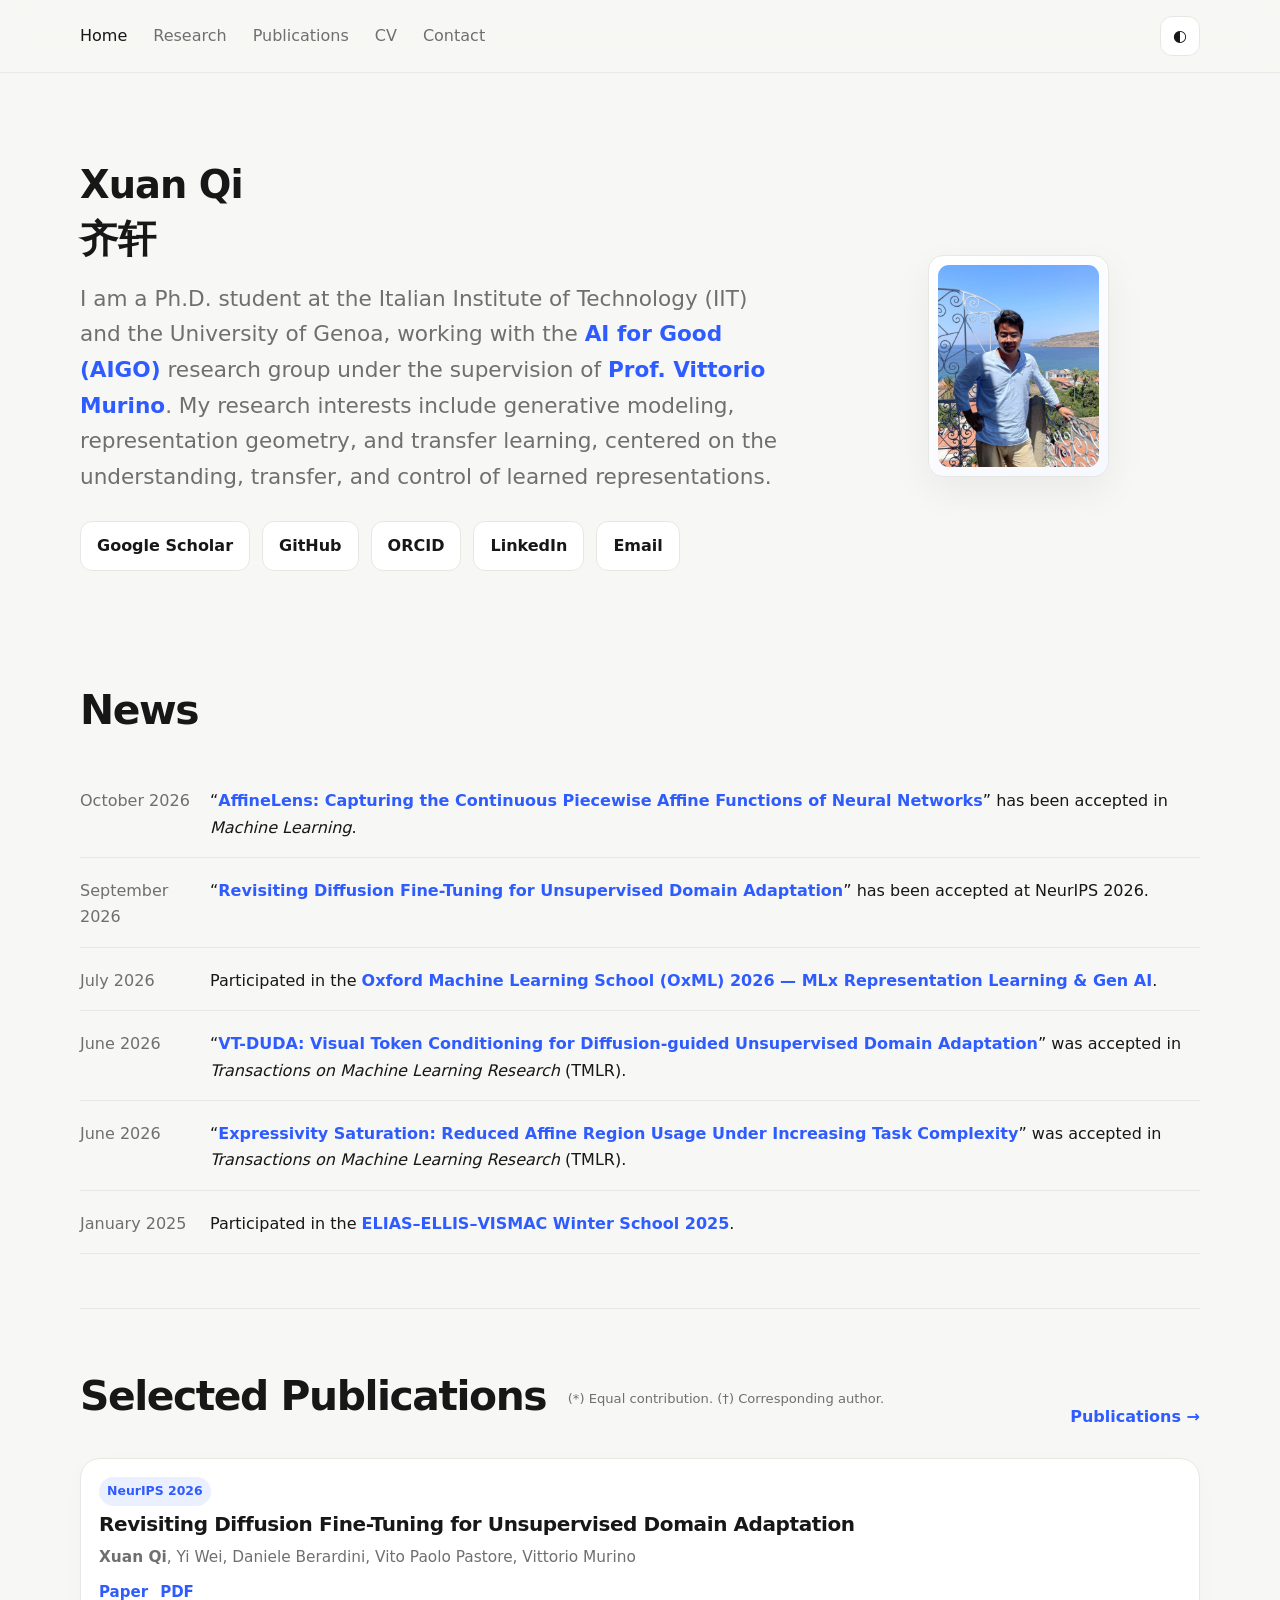
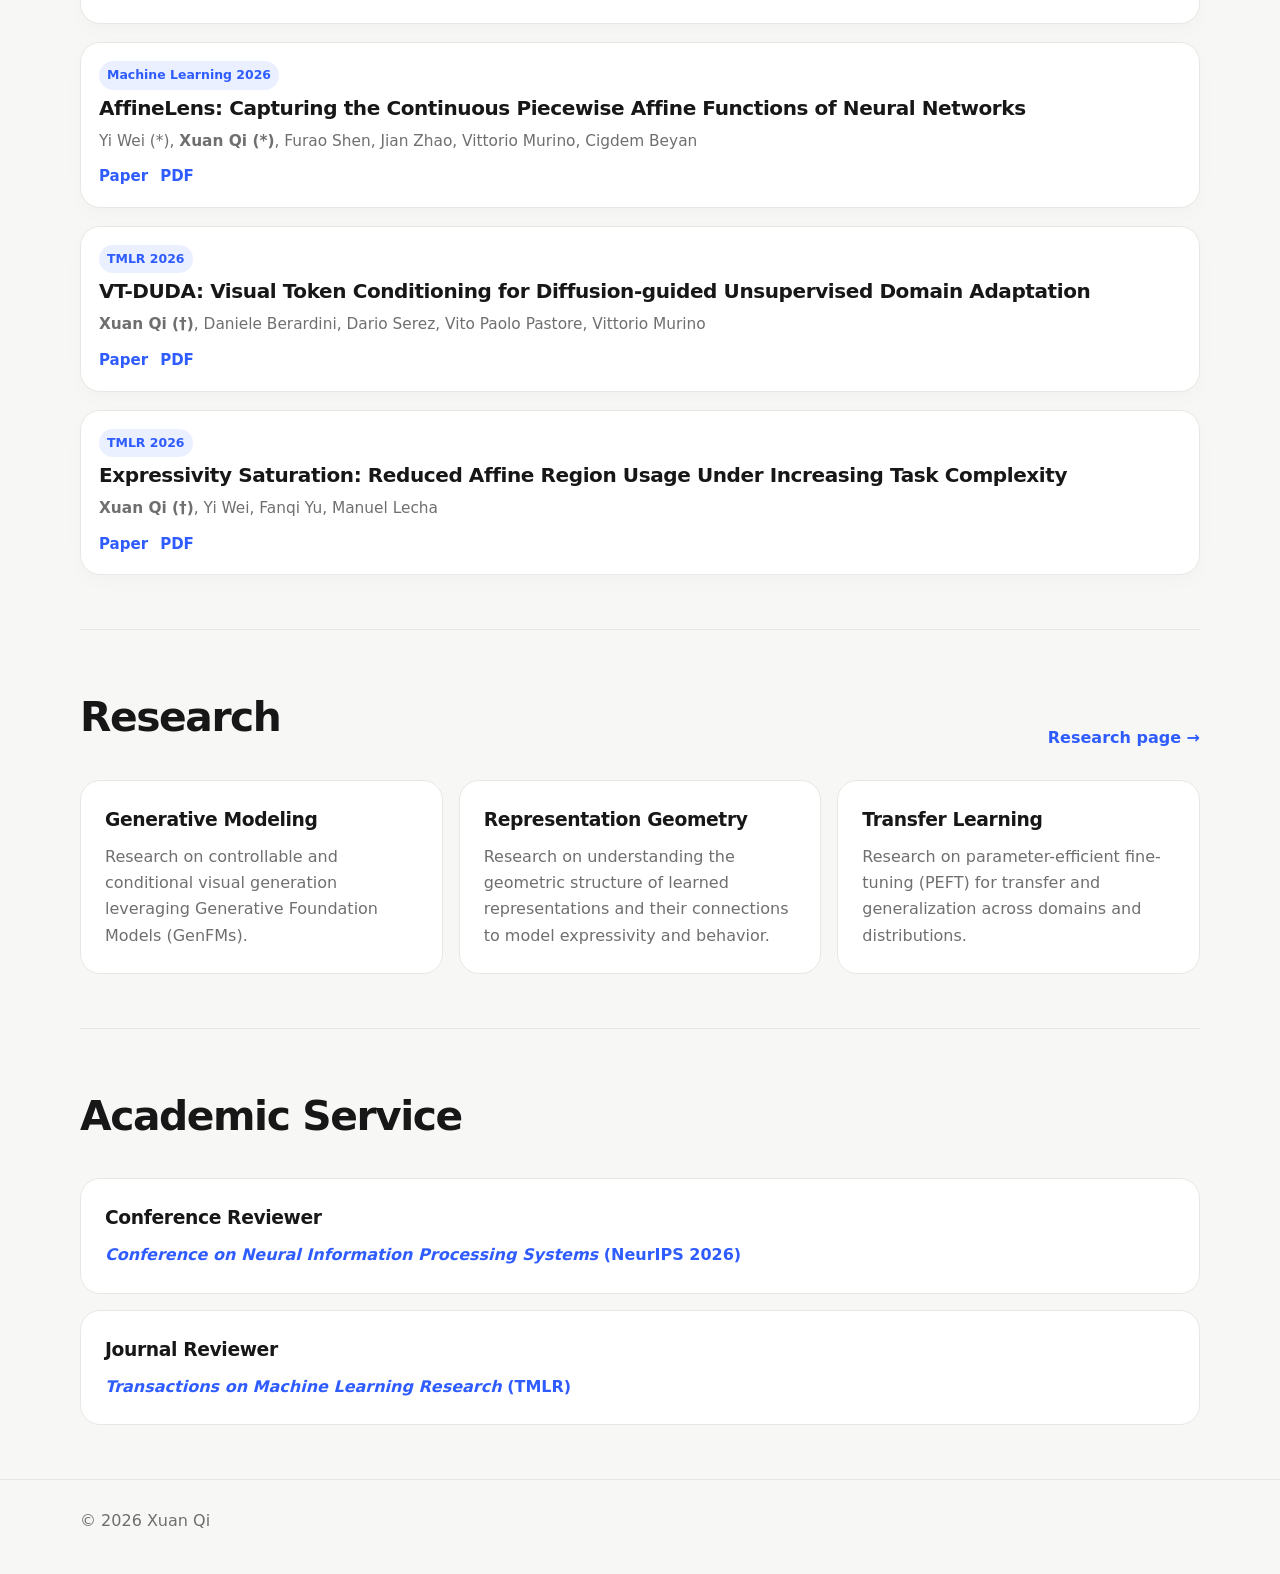
<file: index.html>
<!doctype html>
<html lang="en">
<head>
  <meta charset="utf-8" />
  <meta name="viewport" content="width=device-width, initial-scale=1" />
  <title>Xuan Qi | Academic Homepage</title>
  <meta name="description" content="Xuan Qi is a Ph.D. student at the Italian Institute of Technology (IIT) and University of Genoa, researching generative modeling, representation geometry, and transfer learning." />
  <meta name="author" content="Xuan Qi" />
  <link rel="canonical" href="https://xuanqi99.github.io/" />
  <meta property="og:type" content="website" />
  <meta property="og:site_name" content="Xuan Qi" />
  <meta property="og:title" content="Xuan Qi | Academic Homepage" />
  <meta property="og:description" content="Xuan Qi is a Ph.D. student at the Italian Institute of Technology (IIT) and University of Genoa, researching generative modeling, representation geometry, and transfer learning." />
  <meta property="og:url" content="https://xuanqi99.github.io/" />
  <link rel="stylesheet" href="styles.css" />
</head>
<body>
<a class="skip-link" href="#main-content">Skip to content</a>
<header class="site-header">
  <div class="container nav">
    <nav id="primary-navigation" class="nav-links" aria-label="Primary">
      <a class="active" aria-current="page" href="index.html">Home</a>
      <a href="research.html">Research</a>
      <a href="publications.html">Publications</a>
      <a href="cv.html">CV</a>
      <a href="contact.html">Contact</a>
    </nav>
    <div class="nav-actions">
      <button type="button" class="icon-btn" data-theme-toggle aria-label="Toggle color theme" title="Toggle theme">◐</button>
      <button type="button" class="icon-btn mobile-toggle" data-mobile-toggle aria-controls="primary-navigation" aria-expanded="false" aria-label="Open navigation">☰</button>
    </div>
  </div>
</header>
<main id="main-content" class="container">

  <section class="hero">
    <div>
      <h1 class="person-name">Xuan Qi <span class="chinese-name" lang="zh-Hans">齐轩</span></h1>
      <p class="lead">I am a Ph.D. student at the Italian Institute of Technology (IIT) and the University of Genoa, working with the <a class="text-link" href="https://aigo.iit.it/" target="_blank" rel="noopener noreferrer">AI for Good (AIGO)</a> research group under the supervision of <a class="text-link" href="https://www.vittoriomurino.com/" target="_blank" rel="noopener noreferrer">Prof. Vittorio Murino</a>. My research interests include generative modeling, representation geometry, and transfer learning, centered on the understanding, transfer, and control of learned representations.</p>
      <div class="cta-row">
        <a class="btn" href="https://scholar.google.com/citations?user=yBwkL14AAAAJ&amp;hl=en" target="_blank" rel="noopener noreferrer">Google Scholar</a>
        <a class="btn" href="https://github.com/xuanqi99" target="_blank" rel="noopener noreferrer">GitHub</a>
        <a class="btn" href="https://orcid.org/0000-0003-1118-9008" target="_blank" rel="noopener noreferrer">ORCID</a>
        <a class="btn" href="https://www.linkedin.com/in/xuan-qi-b860b91b6" target="_blank" rel="noopener noreferrer">LinkedIn</a>
        <a class="btn" href="mailto:xuan.qi@iit.it">Email</a>
      </div>
    </div>
    <div class="portrait-card">
      <div class="portrait">
        <img src="assets/profile.jpg?v=9c6136be24d4" alt="Xuan Qi" width="1152" height="1160" fetchpriority="high" />
      </div>
    </div>
  </section>

  <section class="section" id="news">
    <div class="section-head"><h2>News</h2></div>
    <div class="news-list">
      <div class="news-item"><time class="news-date" datetime="2026-10">October 2026</time><div>“<a class="text-link" href="https://arxiv.org/abs/2605.06218" target="_blank" rel="noopener noreferrer">AffineLens: Capturing the Continuous Piecewise Affine Functions of Neural Networks</a>” has been accepted in <em>Machine Learning</em>.</div></div>
      <div class="news-item"><time class="news-date" datetime="2026-09">September 2026</time><div>“<a class="text-link" href="https://openreview.net/forum?id=u8WasX4zQq#discussion" target="_blank" rel="noopener noreferrer">Revisiting Diffusion Fine-Tuning for Unsupervised Domain Adaptation</a>” has been accepted at NeurIPS 2026.</div></div>
      <div class="news-item"><time class="news-date" datetime="2026-07">July 2026</time><div>Participated in the <a class="text-link" href="https://www.oxfordml.school/2026" target="_blank" rel="noopener noreferrer">Oxford Machine Learning School (OxML) 2026 — MLx Representation Learning &amp; Gen AI</a>.</div></div>
      <div class="news-item"><time class="news-date" datetime="2026-06">June 2026</time><div>“<a class="text-link" href="https://openreview.net/forum?id=Y956680PCe" target="_blank" rel="noopener noreferrer">VT-DUDA: Visual Token Conditioning for Diffusion-guided Unsupervised Domain Adaptation</a>” was accepted in <em>Transactions on Machine Learning Research</em> (TMLR).</div></div>
      <div class="news-item"><time class="news-date" datetime="2026-06">June 2026</time><div>“<a class="text-link" href="https://openreview.net/forum?id=JiyZE3yKv8" target="_blank" rel="noopener noreferrer">Expressivity Saturation: Reduced Affine Region Usage Under Increasing Task Complexity</a>” was accepted in <em>Transactions on Machine Learning Research</em> (TMLR).</div></div>
      <div class="news-item"><time class="news-date" datetime="2025-01">January 2025</time><div>Participated in the <a class="text-link" href="https://elias-ai.eu/event/ellis-vismac/" target="_blank" rel="noopener noreferrer">ELIAS–ELLIS–VISMAC Winter School 2025</a>.</div></div>
    </div>
  </section>

  <section class="section">
    <div class="section-head"><h2>Selected Publications <span class="pub-note">(*) Equal contribution. (†) Corresponding author.</span></h2><a class="text-link" href="publications.html">Publications →</a></div>
    <div class="pub-grid">
      <article class="pub-card">
        <div>
          <span class="badge" title="Conference on Neural Information Processing Systems">NeurIPS 2026</span>
          <h3 class="pub-title">Revisiting Diffusion Fine-Tuning for Unsupervised Domain Adaptation</h3>
          <div class="pub-meta"><strong>Xuan Qi</strong>, Yi Wei, Daniele Berardini, Vito Paolo Pastore, Vittorio Murino</div>
          <div class="pub-links"><a href="https://openreview.net/forum?id=u8WasX4zQq#discussion" target="_blank" rel="noopener noreferrer">Paper</a> <a href="https://openreview.net/pdf?id=u8WasX4zQq" target="_blank" rel="noopener noreferrer">PDF</a></div>
        </div>
      </article>
      <article class="pub-card">
        <div>
          <span class="badge" title="Machine Learning">Machine Learning 2026</span>
          <h3 class="pub-title">AffineLens: Capturing the Continuous Piecewise Affine Functions of Neural Networks</h3>
          <div class="pub-meta">Yi Wei (*), <strong>Xuan Qi (*)</strong>, Furao Shen, Jian Zhao, Vittorio Murino, Cigdem Beyan</div>
          <div class="pub-links"><a href="https://arxiv.org/abs/2605.06218" target="_blank" rel="noopener noreferrer">Paper</a> <a href="https://arxiv.org/pdf/2605.06218" target="_blank" rel="noopener noreferrer">PDF</a></div>
        </div>
      </article>
      <article class="pub-card">
        <div>
          <span class="badge" title="Transactions on Machine Learning Research">TMLR 2026</span>
          <h3 class="pub-title">VT-DUDA: Visual Token Conditioning for Diffusion-guided Unsupervised Domain Adaptation</h3>
          <div class="pub-meta"><strong>Xuan Qi (†)</strong>, Daniele Berardini, Dario Serez, Vito Paolo Pastore, Vittorio Murino</div>
          <div class="pub-links"><a href="https://openreview.net/forum?id=Y956680PCe" target="_blank" rel="noopener noreferrer">Paper</a> <a href="https://openreview.net/pdf?id=Y956680PCe" target="_blank" rel="noopener noreferrer">PDF</a></div>
        </div>
      </article>
      <article class="pub-card">
        <div>
          <span class="badge" title="Transactions on Machine Learning Research">TMLR 2026</span>
          <h3 class="pub-title">Expressivity Saturation: Reduced Affine Region Usage Under Increasing Task Complexity</h3>
          <div class="pub-meta"><strong>Xuan Qi (†)</strong>, Yi Wei, Fanqi Yu, Manuel Lecha</div>
          <div class="pub-links"><a href="https://openreview.net/forum?id=JiyZE3yKv8" target="_blank" rel="noopener noreferrer">Paper</a> <a href="https://openreview.net/pdf?id=JiyZE3yKv8" target="_blank" rel="noopener noreferrer">PDF</a></div>
        </div>
      </article>
    </div>
  </section>

  <section class="section">
    <div class="section-head"><h2>Research</h2><a class="text-link" href="research.html">Research page →</a></div>
    <div class="cards-3">
      <article class="info-card"><h3>Generative Modeling</h3><p>Research on controllable and conditional visual generation leveraging Generative Foundation Models (GenFMs).</p></article>
      <article class="info-card"><h3>Representation Geometry</h3><p>Research on understanding the geometric structure of learned representations and their connections to model expressivity and behavior.</p></article>
      <article class="info-card"><h3>Transfer Learning</h3><p>Research on parameter-efficient fine-tuning (PEFT) for transfer and generalization across domains and distributions.</p></article>
    </div>
  </section>
  <section class="section" id="academic-service">
    <div class="section-head"><h2>Academic Service</h2></div>
    <div class="service-grid">
      <article class="info-card">
        <h3>Conference Reviewer</h3>
        <p class="service-venue"><a class="text-link" href="https://neurips.cc/Conferences/2026" target="_blank" rel="noopener noreferrer"><em>Conference on Neural Information Processing Systems</em> (NeurIPS 2026)</a></p>
      </article>
      <article class="info-card">
        <h3>Journal Reviewer</h3>
        <p class="service-venue"><a class="text-link" href="https://www.jmlr.org/tmlr/" target="_blank" rel="noopener noreferrer"><em>Transactions on Machine Learning Research</em> (TMLR)</a></p>
      </article>
    </div>
  </section>
</main>
<footer class="site-footer">
  <div class="container footer-row">
    <div>© <span id="year">2026</span> Xuan Qi</div>
  </div>
</footer>
<script src="script.js"></script>
</body>
</html>
</file>
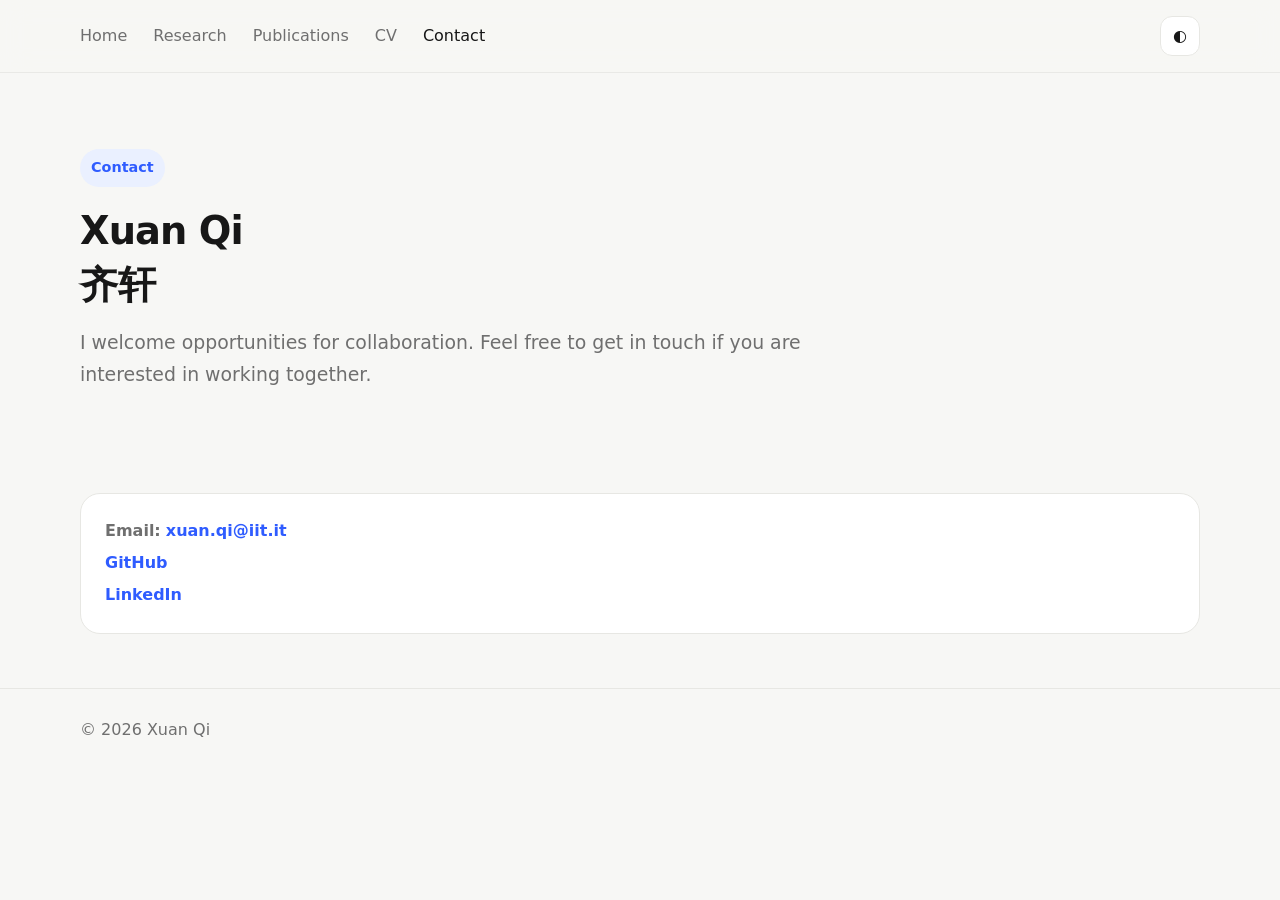
<file: contact.html>
<!doctype html>
<html lang="en">
<head>
  <meta charset="utf-8" />
  <meta name="viewport" content="width=device-width, initial-scale=1" />
  <title>Contact | Xuan Qi</title>
  <meta name="description" content="Contact Xuan Qi by email at xuan.qi@iit.it, or connect on GitHub and LinkedIn." />
  <meta name="author" content="Xuan Qi" />
  <link rel="canonical" href="https://xuanqi99.github.io/contact.html" />
  <meta property="og:type" content="website" />
  <meta property="og:site_name" content="Xuan Qi" />
  <meta property="og:title" content="Contact | Xuan Qi" />
  <meta property="og:description" content="Contact Xuan Qi by email at xuan.qi@iit.it, or connect on GitHub and LinkedIn." />
  <meta property="og:url" content="https://xuanqi99.github.io/contact.html" />
  <link rel="stylesheet" href="styles.css" />
</head>
<body>
<a class="skip-link" href="#main-content">Skip to content</a>
<header class="site-header">
  <div class="container nav">
    <nav id="primary-navigation" class="nav-links" aria-label="Primary">
      <a href="index.html">Home</a>
      <a href="research.html">Research</a>
      <a href="publications.html">Publications</a>
      <a href="cv.html">CV</a>
      <a class="active" aria-current="page" href="contact.html">Contact</a>
    </nav>
    <div class="nav-actions">
      <button type="button" class="icon-btn" data-theme-toggle aria-label="Toggle color theme" title="Toggle theme">◐</button>
      <button type="button" class="icon-btn mobile-toggle" data-mobile-toggle aria-controls="primary-navigation" aria-expanded="false" aria-label="Open navigation">☰</button>
    </div>
  </div>
</header>
<main id="main-content" class="container">

  <section class="page-hero">
    <div class="kicker">Contact</div>
    <h1 class="person-name">Xuan Qi <span class="chinese-name" lang="zh-Hans">齐轩</span></h1>
    <p>I welcome opportunities for collaboration. Feel free to get in touch if you are interested in working together.</p>
  </section>
  <section class="section" aria-label="Contact information">
    <article class="info-card">
      <div class="profile-list">
        <p><strong>Email:</strong> <a class="text-link" href="mailto:xuan.qi@iit.it">xuan.qi@iit.it</a></p>
        <a class="text-link" href="https://github.com/xuanqi99" target="_blank" rel="noopener noreferrer">GitHub</a>
        <a class="text-link" href="https://www.linkedin.com/in/xuan-qi-b860b91b6" target="_blank" rel="noopener noreferrer">LinkedIn</a>
      </div>
    </article>
  </section>
</main>
<footer class="site-footer">
  <div class="container footer-row">
    <div>© <span id="year">2026</span> Xuan Qi</div>
  </div>
</footer>
<script src="script.js"></script>
</body>
</html>
</file>
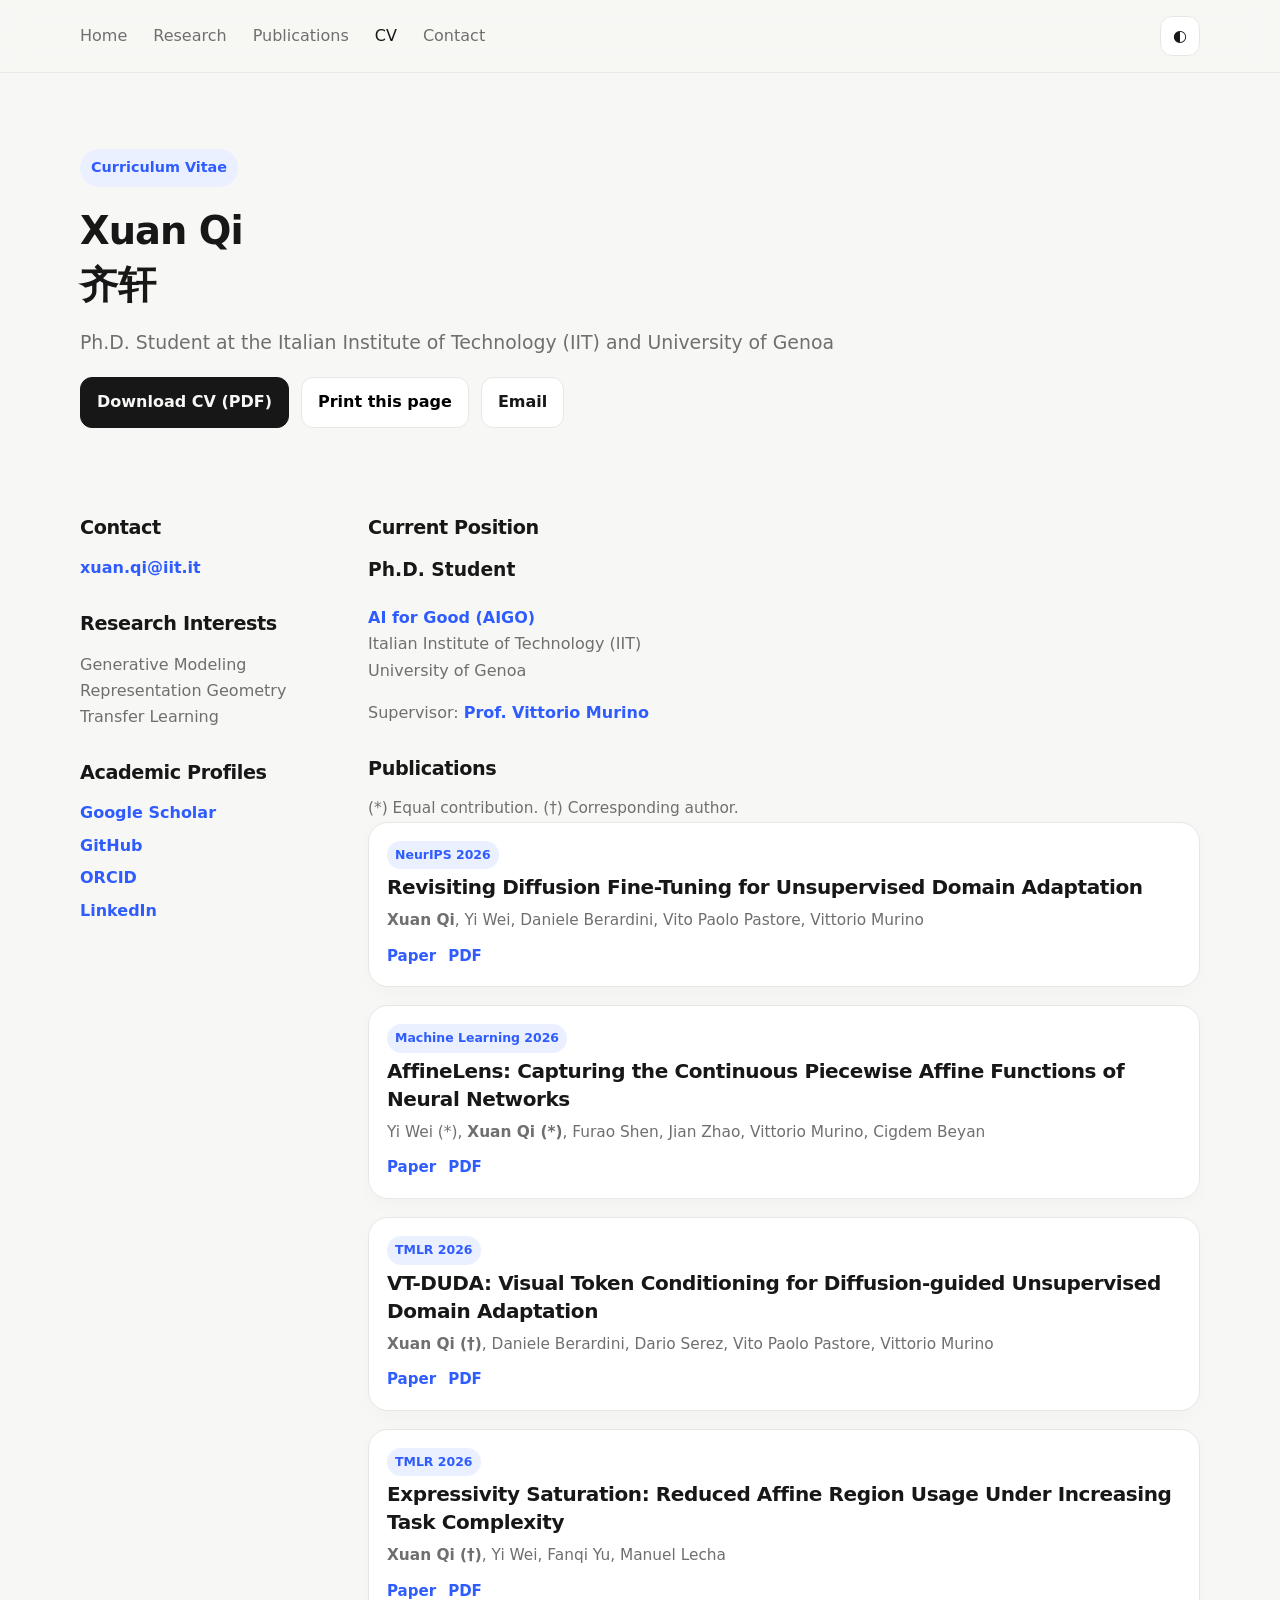
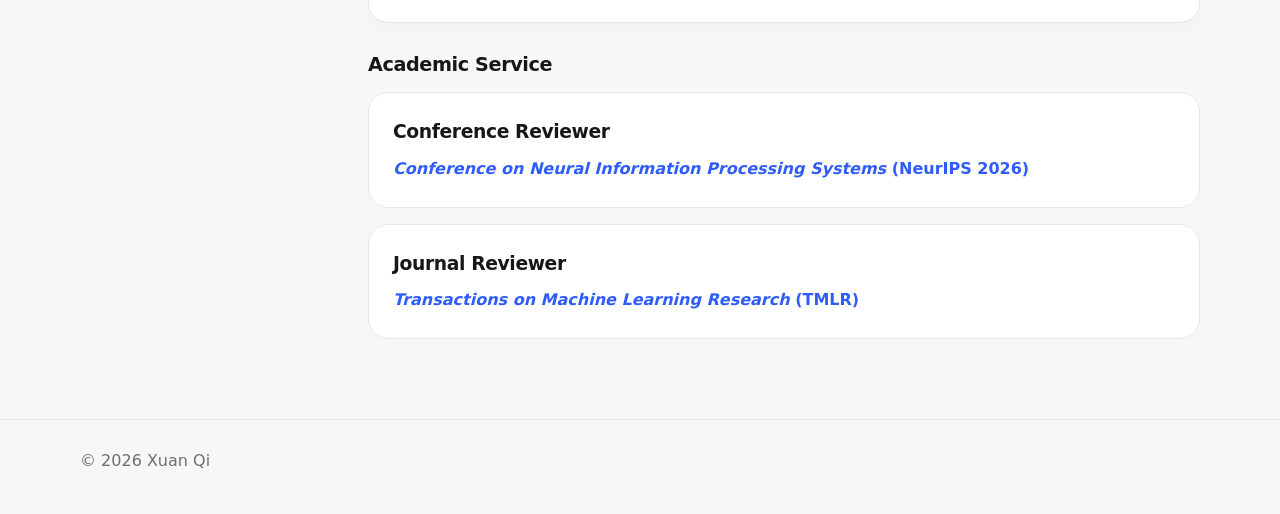
<file: cv.html>
<!doctype html>
<html lang="en">
<head>
  <meta charset="utf-8" />
  <meta name="viewport" content="width=device-width, initial-scale=1" />
  <title>CV | Xuan Qi</title>
  <meta name="description" content="Academic profile of Xuan Qi (齐轩), Ph.D. student at IIT and University of Genoa, with research interests, publications, and contact information." />
  <meta name="author" content="Xuan Qi" />
  <link rel="canonical" href="https://xuanqi99.github.io/cv.html" />
  <meta property="og:type" content="website" />
  <meta property="og:site_name" content="Xuan Qi" />
  <meta property="og:title" content="CV | Xuan Qi" />
  <meta property="og:description" content="Academic profile of Xuan Qi (齐轩), Ph.D. student at IIT and University of Genoa, with research interests, publications, and contact information." />
  <meta property="og:url" content="https://xuanqi99.github.io/cv.html" />
  <link rel="stylesheet" href="styles.css" />
</head>
<body>
<a class="skip-link" href="#main-content">Skip to content</a>
<header class="site-header">
  <div class="container nav">
    <nav id="primary-navigation" class="nav-links" aria-label="Primary">
      <a href="index.html">Home</a>
      <a href="research.html">Research</a>
      <a href="publications.html">Publications</a>
      <a class="active" aria-current="page" href="cv.html">CV</a>
      <a href="contact.html">Contact</a>
    </nav>
    <div class="nav-actions">
      <button type="button" class="icon-btn" data-theme-toggle aria-label="Toggle color theme" title="Toggle theme">◐</button>
      <button type="button" class="icon-btn mobile-toggle" data-mobile-toggle aria-controls="primary-navigation" aria-expanded="false" aria-label="Open navigation">☰</button>
    </div>
  </div>
</header>
<main id="main-content" class="container">

  <section class="page-hero">
    <div class="kicker">Curriculum Vitae</div>
    <h1 class="person-name">Xuan Qi <span class="chinese-name" lang="zh-Hans">齐轩</span></h1>
    <p>Ph.D. Student at the Italian Institute of Technology (IIT) and University of Genoa</p>
    <div class="cta-row no-print"><a class="btn primary" href="Xuan_Qi_CV.pdf" download>Download CV (PDF)</a><button type="button" class="btn" onclick="window.print()">Print this page</button><a class="btn" href="mailto:xuan.qi@iit.it">Email</a></div>
    <!-- TODO: Add the real full CV at assets/cv.pdf. Only then add a Download CV link with href="assets/cv.pdf". -->
  </section>
  <div class="section cv-grid">
    <aside class="cv-side" aria-label="Contact and research interests">
      <div class="cv-block"><h2>Contact</h2><p><a class="text-link" href="mailto:xuan.qi@iit.it">xuan.qi@iit.it</a></p></div>
      <div class="cv-block"><h2>Research Interests</h2><p>Generative Modeling<br>
          Representation Geometry<br>
          Transfer Learning</p></div>
      <div class="cv-block"><h2>Academic Profiles</h2><div class="profile-list"><a class="text-link" href="https://scholar.google.com/citations?user=yBwkL14AAAAJ&amp;hl=en" target="_blank" rel="noopener noreferrer">Google Scholar</a>
        <a class="text-link" href="https://github.com/xuanqi99" target="_blank" rel="noopener noreferrer">GitHub</a>
        <a class="text-link" href="https://orcid.org/0000-0003-1118-9008" target="_blank" rel="noopener noreferrer">ORCID</a>
        <a class="text-link" href="https://www.linkedin.com/in/xuan-qi-b860b91b6" target="_blank" rel="noopener noreferrer">LinkedIn</a></div></div>
    </aside>
    <div class="cv-main">
      <section class="cv-block">
        <h2>Current Position</h2>
        <h3>Ph.D. Student</h3>
        <p><a class="text-link" href="https://aigo.iit.it/" target="_blank" rel="noopener noreferrer">AI for Good (AIGO)</a><br>Italian Institute of Technology (IIT)<br>University of Genoa</p>
        <p class="supervisor">Supervisor: <a class="text-link" href="https://www.vittoriomurino.com/" target="_blank" rel="noopener noreferrer">Prof. Vittorio Murino</a></p>
      </section>
      <section class="cv-block">
        <h2>Publications</h2>
        <p class="pub-meta">(*) Equal contribution. (†) Corresponding author.</p>
        <div class="pub-grid" data-publications-sync="publications.html" data-publication-sections="conference-publications,journal-publications">
          <article class="pub-card">
            <div>
              <span class="badge" title="Conference on Neural Information Processing Systems">NeurIPS 2026</span>
              <h3 class="pub-title">Revisiting Diffusion Fine-Tuning for Unsupervised Domain Adaptation</h3>
              <div class="pub-meta"><strong>Xuan Qi</strong>, Yi Wei, Daniele Berardini, Vito Paolo Pastore, Vittorio Murino</div>
              <div class="pub-links"><a href="https://arxiv.org/abs/2609.33716" target="_blank" rel="noopener noreferrer">Paper</a> <a href="https://arxiv.org/pdf/2609.33716" target="_blank" rel="noopener noreferrer">PDF</a></div>
            </div>
          </article>
          <article class="pub-card">
            <div>
              <span class="badge" title="Transactions on Machine Learning Research">TMLR 2026</span>
              <h3 class="pub-title">VT-DUDA: Visual Token Conditioning for Diffusion-guided Unsupervised Domain Adaptation</h3>
              <div class="pub-meta"><strong>Xuan Qi (†)</strong>, Daniele Berardini, Dario Serez, Vito Paolo Pastore, Vittorio Murino</div>
              <div class="pub-links"><a href="https://openreview.net/forum?id=Y956680PCe" target="_blank" rel="noopener noreferrer">Paper</a> <a href="https://openreview.net/pdf?id=Y956680PCe" target="_blank" rel="noopener noreferrer">PDF</a></div>
            </div>
          </article>
          <article class="pub-card">
            <div>
              <span class="badge" title="Transactions on Machine Learning Research">TMLR 2026</span>
              <h3 class="pub-title">Expressivity Saturation: Reduced Affine Region Usage Under Increasing Task Complexity</h3>
              <div class="pub-meta"><strong>Xuan Qi (*, †)</strong>, Yi Wei (*), Fanqi Yu, Manuel Lecha</div>
              <div class="pub-links"><a href="https://openreview.net/forum?id=JiyZE3yKv8" target="_blank" rel="noopener noreferrer">Paper</a> <a href="https://openreview.net/pdf?id=JiyZE3yKv8" target="_blank" rel="noopener noreferrer">PDF</a></div>
            </div>
          </article>
        </div>
      </section>
      <section class="cv-block" id="academic-service">
        <h2>Academic Service</h2>
    <div class="service-grid">
      <article class="info-card">
        <h3>Conference Reviewer</h3>
        <p class="service-venue"><a class="text-link" href="https://neurips.cc/Conferences/2026" target="_blank" rel="noopener noreferrer"><em>Conference on Neural Information Processing Systems</em> (NeurIPS 2026)</a></p>
      </article>
      <article class="info-card">
        <h3>Journal Reviewer</h3>
        <p class="service-venue"><a class="text-link" href="https://www.jmlr.org/tmlr/" target="_blank" rel="noopener noreferrer"><em>Transactions on Machine Learning Research</em> (TMLR)</a></p>
      </article>
    </div>
      </section>
    </div>
  </div>
</main>
<footer class="site-footer">
  <div class="container footer-row">
    <div>© <span id="year">2026</span> Xuan Qi</div>
  </div>
</footer>
<script src="script.js"></script>
</body>
</html>
</file>
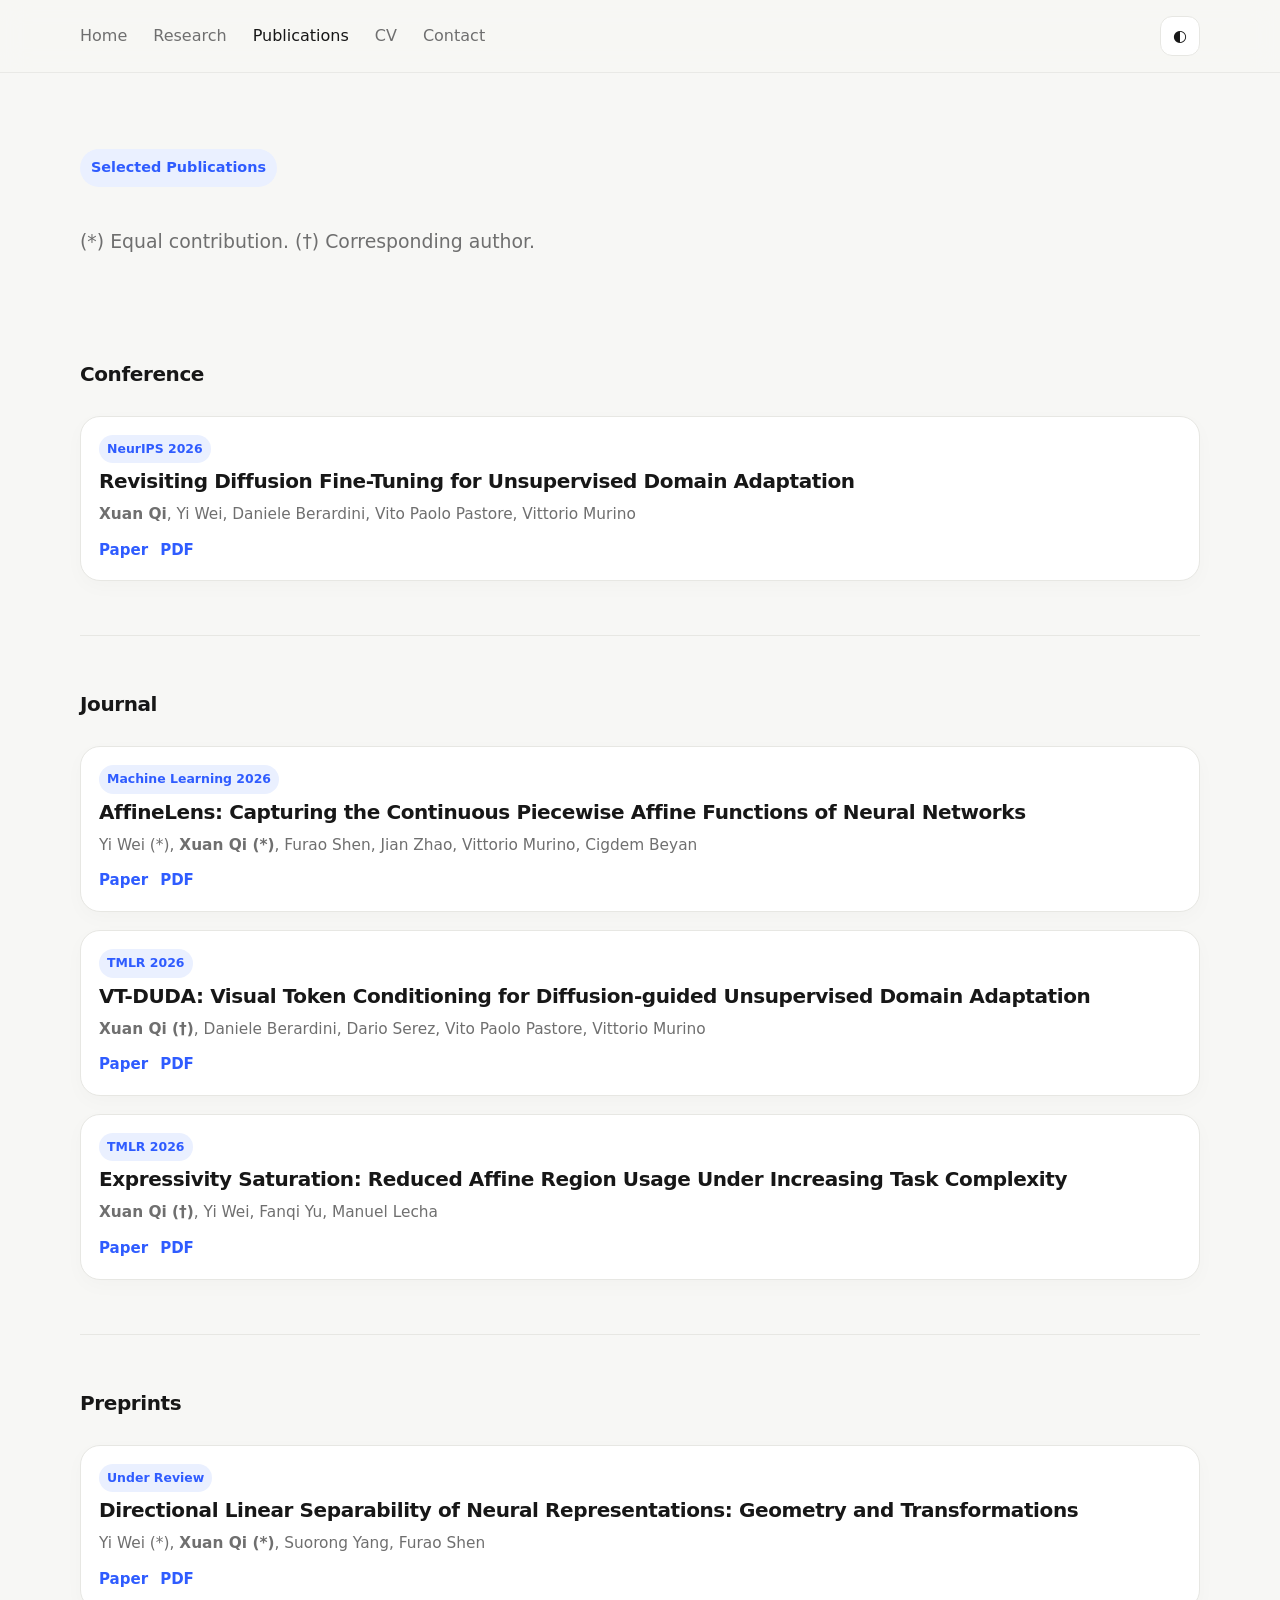
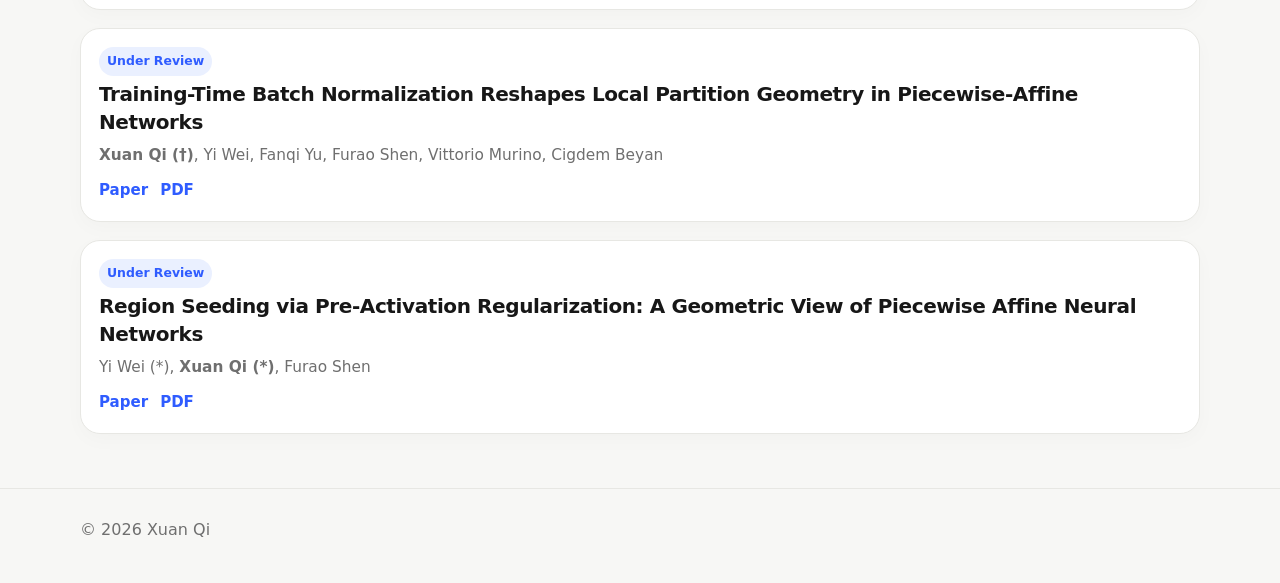
<file: publications.html>
<!doctype html>
<html lang="en">
<head>
  <meta charset="utf-8" />
  <meta name="viewport" content="width=device-width, initial-scale=1" />
  <title>Publications | Xuan Qi</title>
  <meta name="description" content="Publications by Xuan Qi, including NeurIPS 2026, Machine Learning, TMLR papers, and current preprints." />
  <meta name="author" content="Xuan Qi" />
  <link rel="canonical" href="https://xuanqi99.github.io/publications.html" />
  <meta property="og:type" content="website" />
  <meta property="og:site_name" content="Xuan Qi" />
  <meta property="og:title" content="Publications | Xuan Qi" />
  <meta property="og:description" content="Publications by Xuan Qi, including NeurIPS 2026, Machine Learning, TMLR papers, and current preprints." />
  <meta property="og:url" content="https://xuanqi99.github.io/publications.html" />
  <link rel="stylesheet" href="styles.css" />
</head>
<body>
<a class="skip-link" href="#main-content">Skip to content</a>
<header class="site-header">
  <div class="container nav">
    <nav id="primary-navigation" class="nav-links" aria-label="Primary">
      <a href="index.html">Home</a>
      <a href="research.html">Research</a>
      <a class="active" aria-current="page" href="publications.html">Publications</a>
      <a href="cv.html">CV</a>
      <a href="contact.html">Contact</a>
    </nav>
    <div class="nav-actions">
      <button type="button" class="icon-btn" data-theme-toggle aria-label="Toggle color theme" title="Toggle theme">◐</button>
      <button type="button" class="icon-btn mobile-toggle" data-mobile-toggle aria-controls="primary-navigation" aria-expanded="false" aria-label="Open navigation">☰</button>
    </div>
  </div>
</header>
<main id="main-content" class="container">

  <section class="page-hero">
    <h1 class="kicker">Selected Publications</h1>
    <p>(*) Equal contribution. (†) Corresponding author.</p>
  </section>
  <section class="section" aria-labelledby="conference-publications">
    <div class="section-head"><h2 class="publication-category" id="conference-publications">Conference</h2></div>
    <div class="pub-grid">
      <article class="pub-card">
        <div>
          <span class="badge" title="Conference on Neural Information Processing Systems">NeurIPS 2026</span>
          <h3 class="pub-title">Revisiting Diffusion Fine-Tuning for Unsupervised Domain Adaptation</h3>
          <div class="pub-meta"><strong>Xuan Qi</strong>, Yi Wei, Daniele Berardini, Vito Paolo Pastore, Vittorio Murino</div>
          <div class="pub-links"><a href="https://openreview.net/forum?id=u8WasX4zQq#discussion" target="_blank" rel="noopener noreferrer">Paper</a> <a href="https://openreview.net/pdf?id=u8WasX4zQq" target="_blank" rel="noopener noreferrer">PDF</a></div>
        </div>
      </article>
    </div>
  </section>
  <section class="section" aria-labelledby="journal-publications">
    <div class="section-head"><h2 class="publication-category" id="journal-publications">Journal</h2></div>
    <div class="pub-grid">
      <article class="pub-card">
        <div>
          <span class="badge" title="Machine Learning">Machine Learning 2026</span>
          <h3 class="pub-title">AffineLens: Capturing the Continuous Piecewise Affine Functions of Neural Networks</h3>
          <div class="pub-meta">Yi Wei (*), <strong>Xuan Qi (*)</strong>, Furao Shen, Jian Zhao, Vittorio Murino, Cigdem Beyan</div>
          <div class="pub-links"><a href="https://arxiv.org/abs/2605.06218" target="_blank" rel="noopener noreferrer">Paper</a> <a href="https://arxiv.org/pdf/2605.06218" target="_blank" rel="noopener noreferrer">PDF</a></div>
        </div>
      </article>
      <article class="pub-card">
        <div>
          <span class="badge" title="Transactions on Machine Learning Research">TMLR 2026</span>
          <h3 class="pub-title">VT-DUDA: Visual Token Conditioning for Diffusion-guided Unsupervised Domain Adaptation</h3>
          <div class="pub-meta"><strong>Xuan Qi (†)</strong>, Daniele Berardini, Dario Serez, Vito Paolo Pastore, Vittorio Murino</div>
          <div class="pub-links"><a href="https://openreview.net/forum?id=Y956680PCe" target="_blank" rel="noopener noreferrer">Paper</a> <a href="https://openreview.net/pdf?id=Y956680PCe" target="_blank" rel="noopener noreferrer">PDF</a></div>
        </div>
      </article>
      <article class="pub-card">
        <div>
          <span class="badge" title="Transactions on Machine Learning Research">TMLR 2026</span>
          <h3 class="pub-title">Expressivity Saturation: Reduced Affine Region Usage Under Increasing Task Complexity</h3>
          <div class="pub-meta"><strong>Xuan Qi (†)</strong>, Yi Wei, Fanqi Yu, Manuel Lecha</div>
          <div class="pub-links"><a href="https://openreview.net/forum?id=JiyZE3yKv8" target="_blank" rel="noopener noreferrer">Paper</a> <a href="https://openreview.net/pdf?id=JiyZE3yKv8" target="_blank" rel="noopener noreferrer">PDF</a></div>
        </div>
      </article>
    </div>
  </section>
  <section class="section" aria-labelledby="under-review-publications">
    <div class="section-head"><h2 class="publication-category" id="under-review-publications">Preprints</h2></div>
    <div class="pub-grid">
      <article class="pub-card">
        <div>
          <span class="badge">Under Review</span>
          <h3 class="pub-title">Directional Linear Separability of Neural Representations: Geometry and Transformations</h3>
          <div class="pub-meta">Yi Wei (*), <strong>Xuan Qi (*)</strong>, Suorong Yang, Furao Shen</div>
          <div class="pub-links"><a href="https://arxiv.org/abs/2606.08721" target="_blank" rel="noopener noreferrer">Paper</a> <a href="https://arxiv.org/pdf/2606.08721" target="_blank" rel="noopener noreferrer">PDF</a></div>
        </div>
      </article>
      <article class="pub-card">
        <div>
          <span class="badge">Under Review</span>
          <h3 class="pub-title">Training-Time Batch Normalization Reshapes Local Partition Geometry in Piecewise-Affine Networks</h3>
          <div class="pub-meta"><strong>Xuan Qi (†)</strong>, Yi Wei, Fanqi Yu, Furao Shen, Vittorio Murino, Cigdem Beyan</div>
          <div class="pub-links"><a href="https://arxiv.org/abs/2605.04946" target="_blank" rel="noopener noreferrer">Paper</a> <a href="https://arxiv.org/pdf/2605.04946" target="_blank" rel="noopener noreferrer">PDF</a></div>
        </div>
      </article>
      <article class="pub-card">
        <div>
          <span class="badge">Under Review</span>
          <h3 class="pub-title">Region Seeding via Pre-Activation Regularization: A Geometric View of Piecewise Affine Neural Networks</h3>
          <div class="pub-meta">Yi Wei (*), <strong>Xuan Qi (*)</strong>, Furao Shen</div>
          <div class="pub-links"><a href="https://arxiv.org/abs/2605.06300" target="_blank" rel="noopener noreferrer">Paper</a> <a href="https://arxiv.org/pdf/2605.06300" target="_blank" rel="noopener noreferrer">PDF</a></div>
        </div>
      </article>
    </div>
  </section>
</main>
<footer class="site-footer">
  <div class="container footer-row">
    <div>© <span id="year">2026</span> Xuan Qi</div>
  </div>
</footer>
<script src="script.js"></script>
</body>
</html>
</file>
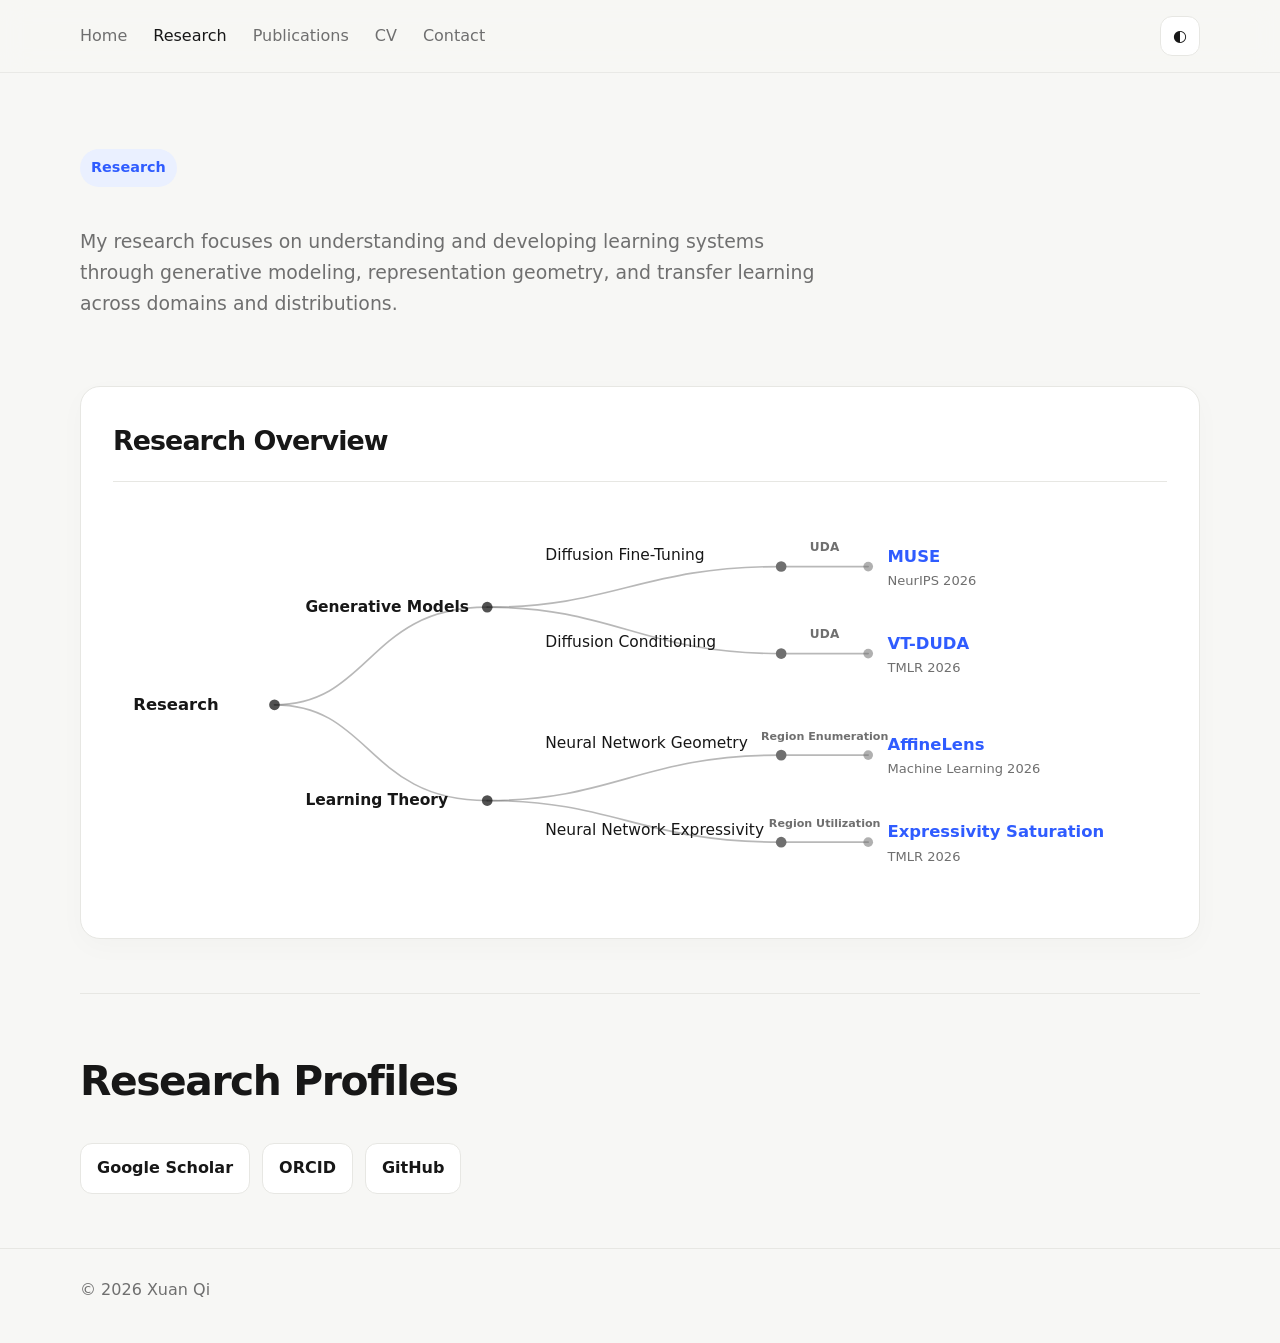
<file: research.html>
<!doctype html>
<html lang="en">
<head>
  <meta charset="utf-8" />
  <meta name="viewport" content="width=device-width, initial-scale=1" />
  <title>Research | Xuan Qi</title>
  <meta name="description" content="Xuan Qi's research overview: Learning Theory and Generative Models." />
  <meta name="author" content="Xuan Qi" />
  <link rel="canonical" href="https://xuanqi99.github.io/research.html" />
  <meta property="og:type" content="website" />
  <meta property="og:site_name" content="Xuan Qi" />
  <meta property="og:title" content="Research | Xuan Qi" />
  <meta property="og:description" content="Xuan Qi's research overview: Learning Theory and Generative Models." />
  <meta property="og:url" content="https://xuanqi99.github.io/research.html" />
  <link rel="stylesheet" href="styles.css" />
<style>
    /* Research tree: scoped to the Research page; supports the site's light/dark themes. */
    .research-overview-section { padding-top: 18px; }
    .research-map-card {
      background: var(--surface);
      border: 1px solid var(--line);
      border-radius: var(--radius);
      padding: clamp(20px, 3vw, 32px);
      box-shadow: 0 8px 28px rgba(0, 0, 0, .025);
    }
    .research-map-header {
      display: flex;
      align-items: baseline;
      justify-content: space-between;
      flex-wrap: wrap;
      gap: 10px 18px;
      padding-bottom: 18px;
      border-bottom: 1px solid var(--line);
    }
    .research-map-header h2 {
      font-size: clamp(1.35rem, 2.1vw, 1.7rem);
      letter-spacing: -.035em;
    }
    .research-map { display: block; width: 100%; height: auto; margin: 13px auto -5px; overflow: visible; }
    .research-map-edges path {
      fill: none;
      stroke: var(--muted);
      stroke-opacity: .49;
      stroke-width: 1.7;
      stroke-linecap: round;
    }
    .research-map-points circle { fill: var(--muted); }
    .research-map-points .research-map-point-strong { fill: var(--text); opacity: .75; }
    .research-map-points .research-map-point-light { opacity: .55; }
    .research-map text { font-family: inherit; fill: var(--text); }
    .research-map-root { font-size: 17px; font-weight: 750; }
    .research-map-area { font-size: 16px; font-weight: 750; }
    .research-map-topic { font-size: 16px; font-weight: 500; }
    .research-map .research-map-edge-label { fill: var(--muted); font-size: 12.5px; font-weight: 650; letter-spacing: .015em; text-anchor: middle; }
    .research-map .research-map-edge-label-long { font-size: 11.5px; letter-spacing: 0; }
    .research-map .research-map-paper { fill: var(--accent); font-size: 17px; font-weight: 750; }
    .research-map .research-map-venue { fill: var(--muted); font-size: 13.5px; }
    .research-map a:hover .research-map-paper,
    .research-map a:focus-visible .research-map-paper { text-decoration: underline; }
    .research-map a:focus-visible { outline: 2px solid var(--accent); outline-offset: 5px; }
    .research-tree-mobile { display: none; }
    @media (max-width: 900px) {
      /* Use a legible vertical research tree on narrow screens. */
      .research-map { display: none; }
      .research-tree-mobile { display: grid; gap: 16px; margin-top: 20px; min-width: 0; }
      .research-area-mobile {
        min-width: 0;
        border: 1px solid var(--line);
        border-radius: 14px;
        padding: 18px 20px;
      }
      .research-area-mobile h3 {
        font-size: clamp(1rem, 3.8vw, 1.12rem);
        line-height: 1.4;
        margin: 0 0 16px;
        letter-spacing: -.02em;
        overflow-wrap: anywhere;
      }
      .research-topic-mobile {
        position: relative;
        display: flex;
        flex-direction: column;
        align-items: flex-start;
        gap: 3px;
        min-width: 0;
        margin-left: 5px;
        padding: 0 0 20px 18px;
        border-left: 1.5px solid var(--line);
      }
      .research-topic-mobile:last-child { padding-bottom: 0; }
      .research-topic-mobile::before {
        content: "";
        position: absolute;
        left: -5px;
        top: 7px;
        width: 8px;
        height: 8px;
        border-radius: 50%;
        background: var(--muted);
      }
      .research-topic-label {
        font-size: .9rem;
        font-weight: 600;
        line-height: 1.45;
        overflow-wrap: anywhere;
      }
      .research-topic-mobile .research-keyword-mobile {
        color: var(--muted);
        font-size: .72rem;
        font-weight: 650;
        line-height: 1.4;
        margin: 0 0 5px;
      }
      .research-topic-mobile a {
        color: var(--accent);
        font-size: 1rem;
        line-height: 1.45;
        font-weight: 750;
        overflow-wrap: anywhere;
      }
      .research-topic-mobile small {
        color: var(--muted);
        font-size: .78rem;
        line-height: 1.4;
      }
    }
    @media (max-width: 520px) {
      .research-map-card { padding: 18px 15px; }
      .research-area-mobile { padding: 16px; }
      .research-topic-label { font-size: .86rem; }
    }
    @media print {
      .research-map { display: block !important; }
      .research-tree-mobile { display: none !important; }
      .research-map-card { box-shadow: none; break-inside: avoid; }
    }
  </style>
</head>
<body>
<a class="skip-link" href="#main-content">Skip to content</a>
<header class="site-header">
  <div class="container nav">
    <nav id="primary-navigation" class="nav-links" aria-label="Primary">
      <a href="index.html">Home</a>
      <a class="active" aria-current="page" href="research.html">Research</a>
      <a href="publications.html">Publications</a>
      <a href="cv.html">CV</a>
      <a href="contact.html">Contact</a>
    </nav>
    <div class="nav-actions">
      <button type="button" class="icon-btn" data-theme-toggle aria-label="Toggle color theme" title="Toggle theme">◐</button>
      <button type="button" class="icon-btn mobile-toggle" data-mobile-toggle aria-controls="primary-navigation" aria-expanded="false" aria-label="Open navigation">☰</button>
    </div>
  </div>
</header>
<main id="main-content" class="container">

  <section class="page-hero">
    <h1 class="kicker">Research</h1>
    <p>My research focuses on understanding and developing learning systems through generative modeling, representation geometry, and transfer learning across domains and distributions.</p>
  </section>
  <section class="section research-overview-section" aria-labelledby="research-overview-heading">
    <div class="research-map-card">
      <div class="research-map-header">
        <h2 id="research-overview-heading">Research Overview</h2>
      </div>

      <!-- Desktop: an accessible, dependency-free vector research tree. -->
      <svg class="research-map" viewBox="0 0 1090 430" role="img"
           aria-labelledby="research-tree-title research-tree-desc"
           xmlns="http://www.w3.org/2000/svg">
        <title id="research-tree-title">Research overview: two areas and four publications</title>
        <desc id="research-tree-desc">Generative Models covers Diffusion Conditioning (VT-DUDA, TMLR 2026) and Diffusion Fine-Tuning (MUSE, NeurIPS 2026). Learning Theory covers Neural Network Geometry (Region Enumeration; AffineLens, Machine Learning 2026) and Neural Network Expressivity (Region Utilization; Expressivity Saturation, TMLR 2026). Both diffusion papers concern UDA (Unsupervised Domain Adaptation). Publication titles are links.</desc>

        <g class="research-map-edges" aria-hidden="true">
          <path d="M 167 217 C 267 217, 263 116, 387 116"/>
          <path d="M 167 217 C 267 217, 263 316, 387 316"/>
          <path d="M 387 116 C 519 116, 546 74, 691 74"/>
          <path d="M 387 116 C 519 116, 546 164, 691 164"/>
          <path d="M 387 316 C 519 316, 546 269, 691 269"/>
          <path d="M 387 316 C 519 316, 546 359, 691 359"/>
          <path d="M 691 74 H 781"/>
          <path d="M 691 164 H 781"/>
          <path d="M 691 269 H 781"/>
          <path d="M 691 359 H 781"/>
        </g>

        <g class="research-map-points" aria-hidden="true">
          <circle class="research-map-point-strong" cx="167" cy="217" r="5.5"/>
          <circle class="research-map-point-strong" cx="387" cy="116" r="5.5"/>
          <circle class="research-map-point-strong" cx="387" cy="316" r="5.5"/>
          <circle cx="691" cy="74" r="5.5"/>
          <circle cx="691" cy="164" r="5.5"/>
          <circle cx="691" cy="269" r="5.5"/>
          <circle cx="691" cy="359" r="5.5"/>
          <circle class="research-map-point-light" cx="781" cy="74" r="5"/>
          <circle class="research-map-point-light" cx="781" cy="164" r="5"/>
          <circle class="research-map-point-light" cx="781" cy="269" r="5"/>
          <circle class="research-map-point-light" cx="781" cy="359" r="5"/>
        </g>

        <g class="research-map-names">
          <text class="research-map-root" x="21" y="222">Research</text>

          <text class="research-map-area" x="199" y="121">Generative Models</text>
          <text class="research-map-area" x="199" y="321">Learning Theory</text>

          <text class="research-map-topic" x="447" y="67">Diffusion Fine-Tuning</text>
          <text class="research-map-topic" x="447" y="157">Diffusion Conditioning</text>
          <text class="research-map-topic" x="447" y="262">Neural Network Geometry</text>
          <text class="research-map-topic" x="447" y="352">Neural Network Expressivity</text>
          <text class="research-map-edge-label" x="736" y="58">UDA</text>
          <text class="research-map-edge-label" x="736" y="148">UDA</text>
          <text class="research-map-edge-label research-map-edge-label-long" x="736" y="253">Region Enumeration</text>
          <text class="research-map-edge-label research-map-edge-label-long" x="736" y="343">Region Utilization</text>
        </g>

        <g class="research-map-publications">
          <a href="https://openreview.net/forum?id=u8WasX4zQq#discussion" target="_blank" rel="noopener noreferrer"
             aria-label="Read MUSE, NeurIPS 2026">
            <text class="research-map-paper" x="801" y="69">MUSE</text>
          </a>
          <text class="research-map-venue" x="801" y="93">NeurIPS 2026</text>

          <a href="https://openreview.net/forum?id=Y956680PCe" target="_blank" rel="noopener noreferrer"
             aria-label="Read VT-DUDA, TMLR 2026">
            <text class="research-map-paper" x="801" y="159">VT-DUDA</text>
          </a>
          <text class="research-map-venue" x="801" y="183">TMLR 2026</text>

          <a href="https://arxiv.org/abs/2605.06218" target="_blank" rel="noopener noreferrer"
             aria-label="Read AffineLens, Machine Learning 2026">
            <text class="research-map-paper" x="801" y="264">AffineLens</text>
          </a>
          <text class="research-map-venue" x="801" y="288">Machine Learning 2026</text>

          <a href="https://openreview.net/forum?id=JiyZE3yKv8" target="_blank" rel="noopener noreferrer"
             aria-label="Read Expressivity Saturation, TMLR 2026">
            <text class="research-map-paper" x="801" y="354">Expressivity Saturation</text>
          </a>
          <text class="research-map-venue" x="801" y="378">TMLR 2026</text>
        </g>
      </svg>

      <!-- Mobile: preserve the same research hierarchy as a readable vertical tree. -->
      <div class="research-tree-mobile" aria-label="Research areas and papers">
        <article class="research-area-mobile">
          <h3>Generative Models</h3>
          <div class="research-topic-mobile">
            <span class="research-topic-label">Diffusion Fine-Tuning</span>
            <span class="research-keyword-mobile">UDA</span>
            <a href="https://openreview.net/forum?id=u8WasX4zQq#discussion" target="_blank" rel="noopener noreferrer">MUSE</a>
            <small>NeurIPS 2026</small>
          </div>
          <div class="research-topic-mobile">
            <span class="research-topic-label">Diffusion Conditioning</span>
            <span class="research-keyword-mobile">UDA</span>
            <a href="https://openreview.net/forum?id=Y956680PCe" target="_blank" rel="noopener noreferrer">VT-DUDA</a>
            <small>TMLR 2026</small>
          </div>
        </article>
        <article class="research-area-mobile">
          <h3>Learning Theory</h3>
          <div class="research-topic-mobile">
            <span class="research-topic-label">Neural Network Geometry</span>
            <span class="research-keyword-mobile">Region Enumeration</span>
            <a href="https://arxiv.org/abs/2605.06218" target="_blank" rel="noopener noreferrer">AffineLens</a>
            <small>Machine Learning 2026</small>
          </div>
          <div class="research-topic-mobile">
            <span class="research-topic-label">Neural Network Expressivity</span>
            <span class="research-keyword-mobile">Region Utilization</span>
            <a href="https://openreview.net/forum?id=JiyZE3yKv8" target="_blank" rel="noopener noreferrer">Expressivity Saturation</a>
            <small>TMLR 2026</small>
          </div>
        </article>
      </div>
    </div>
  </section>
  <section class="section">
    <div class="section-head"><h2>Research Profiles</h2></div>
    <div class="cta-row"><a class="btn" href="https://scholar.google.com/citations?user=yBwkL14AAAAJ&amp;hl=en" target="_blank" rel="noopener noreferrer">Google Scholar</a>
        <a class="btn" href="https://orcid.org/0000-0003-1118-9008" target="_blank" rel="noopener noreferrer">ORCID</a>
        <a class="btn" href="https://github.com/xuanqi99" target="_blank" rel="noopener noreferrer">GitHub</a></div>
  </section>
</main>
<footer class="site-footer">
  <div class="container footer-row">
    <div>© <span id="year">2026</span> Xuan Qi</div>
  </div>
</footer>
<script src="script.js"></script>
</body>
</html>
</file>
<file: styles.css>
:root {
  --bg: #f7f7f5;
  --surface: #ffffff;
  --text: #171717;
  --muted: #6f6f6f;
  --line: #e7e7e3;
  --accent: #2f5cff;
  --accent-soft: #eaf0ff;
  --shadow: 0 14px 40px rgba(20, 20, 20, 0.06);
  --radius: 20px;
  --max: 1120px;
}

[data-theme="dark"] {
  --bg: #0f1115;
  --surface: #151821;
  --text: #f4f5f7;
  --muted: #a6abba;
  --line: #252a36;
  --accent: #7a9cff;
  --accent-soft: #1b274d;
  --shadow: 0 16px 45px rgba(0, 0, 0, 0.28);
}

* { box-sizing: border-box; }
html { scroll-behavior: smooth; }
body {
  margin: 0;
  font-family: Inter, ui-sans-serif, system-ui, -apple-system, BlinkMacSystemFont, "Segoe UI", sans-serif;
  background: var(--bg);
  color: var(--text);
  line-height: 1.65;
  transition: background .2s ease, color .2s ease;
}

a { color: inherit; text-decoration: none; }
a:focus-visible, button:focus-visible { outline: 3px solid var(--accent); outline-offset: 4px; }
a:hover { text-decoration: underline; text-underline-offset: .2em; }
img { max-width: 100%; display: block; }
button, input { font: inherit; }
.skip-link { position: fixed; top: 8px; left: 8px; transform: translateY(-150%); z-index: 30; padding: 8px 16px; background: var(--surface); border: 1px solid var(--line); border-radius: 8px; }
.skip-link:focus { transform: translateY(0); }

.container { width: min(var(--max), calc(100% - 40px)); margin: 0 auto; }

.site-header {
  position: sticky;
  top: 0;
  z-index: 20;
  backdrop-filter: blur(14px);
  background: color-mix(in srgb, var(--bg) 82%, transparent);
  border-bottom: 1px solid color-mix(in srgb, var(--line) 80%, transparent);
}

.nav {
  min-height: 72px;
  display: flex;
  align-items: center;
  justify-content: space-between;
  gap: 24px;
}

.nav-links { display: flex; align-items: center; gap: 26px; color: var(--muted); }
.nav-links a:hover, .nav-links a.active { color: var(--text); }
.nav-actions { display: flex; align-items: center; gap: 10px; margin-left: auto; }

.icon-btn {
  width: 40px;
  height: 40px;
  display: grid;
  place-items: center;
  border: 1px solid var(--line);
  border-radius: 12px;
  background: var(--surface);
  color: var(--text);
  cursor: pointer;
}

.mobile-toggle { display: none; }

.hero {
  padding: 88px 0 52px;
  display: grid;
  grid-template-columns: minmax(0, 1.45fr) minmax(0, .75fr);
  align-items: center;
  gap: 56px;
}

.kicker {
  display: inline-flex;
  align-items: center;
  gap: 8px;
  padding: 7px 11px;
  border-radius: 999px;
  background: var(--accent-soft);
  color: var(--accent);
  font-weight: 700;
  font-size: .9rem;
  margin-bottom: 20px;
}

.hero h1, .page-hero h1 {
  margin: 0 0 18px;
  font-size: clamp(2.8rem, 7vw, 5.9rem);
  line-height: .98;
  letter-spacing: -0.055em;
}

.hero .lead {
  font-size: clamp(1.12rem, 2vw, 1.35rem);
  color: var(--muted);
  max-width: 760px;
  margin: 0 0 26px;
}

.hero .lead strong { color: var(--text); }
.hero h1.person-name, .page-hero h1.person-name { font-size: clamp(1.75rem, 3vw, 2.5rem); line-height: 1.25; letter-spacing: -.025em; }
.chinese-name { display: block; font-size: inherit; line-height: inherit; letter-spacing: 0; margin-top: .15em; }
.hero-affiliation { color: var(--muted); font-weight: 700; margin: 0 0 20px; }
.hero > *, .cv-grid > *, .cards-3 > * { min-width: 0; }

.cta-row { display: flex; flex-wrap: wrap; gap: 12px; }
.btn {
  display: inline-flex;
  align-items: center;
  justify-content: center;
  gap: 8px;
  padding: 11px 16px;
  border-radius: 12px;
  border: 1px solid var(--line);
  background: var(--surface);
  font-weight: 700;
  transition: transform .16s ease, border-color .16s ease;
}
.btn:hover { transform: translateY(-1px); border-color: color-mix(in srgb, var(--accent) 45%, var(--line)); }
.btn.primary { background: var(--text); color: var(--bg); border-color: var(--text); }

.portrait-card {
  width: 50%;
  justify-self: center;
  background: linear-gradient(145deg, var(--surface), color-mix(in srgb, var(--accent-soft) 45%, var(--surface)));
  border: 1px solid var(--line);
  border-radius: 15px;
  padding: 9px;
  box-shadow: var(--shadow);
}

.portrait {
  aspect-ratio: 4 / 5;
  border-radius: 11px;
  overflow: hidden;
  background: var(--accent-soft);
}
.portrait img { width: 100%; height: 100%; object-fit: cover; object-position: center; }

.section { padding: 54px 0; }
.section + .section { border-top: 1px solid var(--line); }
.section-head {
  display: flex;
  align-items: end;
  justify-content: space-between;
  gap: 20px;
  margin-bottom: 28px;
}
.section h2 { margin: 0; font-size: clamp(1.8rem, 3.5vw, 2.55rem); letter-spacing: -0.035em; }
.pub-note {
  display: inline-block;
  margin-left: .55rem;
  color: var(--muted);
  font-size: .82rem;
  font-weight: 500;
  line-height: 1.4;
  letter-spacing: 0;
  vertical-align: middle;
}
.section h2.publication-category { font-size: 1.25rem; line-height: 1.4; letter-spacing: -0.02em; }
.section-intro { color: var(--muted); max-width: 640px; margin: 6px 0 0; }
.text-link { color: var(--accent); font-weight: 750; }

.news-list { display: grid; gap: 4px; }
.news-item {
  display: grid;
  grid-template-columns: 110px 1fr;
  gap: 20px;
  padding: 16px 0;
  border-bottom: 1px solid var(--line);
}
.news-date { color: var(--muted); font-variant-numeric: tabular-nums; }
.news-item strong { font-weight: 750; }

.pub-grid { display: grid; gap: 18px; }
.pub-card {
  display: grid;
  grid-template-columns: minmax(0, 1fr);
  gap: 22px;
  padding: 18px;
  border: 1px solid var(--line);
  background: var(--surface);
  border-radius: var(--radius);
  box-shadow: 0 6px 20px rgba(0,0,0,.025);
}
.pub-meta { color: var(--muted); font-size: .96rem; }
.pub-card .pub-title { font-size: 1.25rem; font-weight: 800; letter-spacing: -0.02em; margin: 4px 0 7px; line-height: 1.4; overflow-wrap: anywhere; }
.badge {
  display: inline-block;
  font-size: .78rem;
  font-weight: 800;
  color: var(--accent);
  background: var(--accent-soft);
  padding: 4px 8px;
  border-radius: 999px;
  margin-right: 6px;
}
.pub-links { display: flex; flex-wrap: wrap; gap: 12px; margin-top: 10px; }
.pub-links a { color: var(--accent); font-weight: 720; font-size: .94rem; }

.cards-3 { display: grid; grid-template-columns: repeat(3, 1fr); gap: 16px; }
.service-grid { display: grid; grid-template-columns: minmax(0, 1fr); gap: 16px; }
.service-grid .info-card { min-width: 0; }
.service-grid .service-venue {
  white-space: nowrap;
  overflow-x: auto;
  overflow-wrap: normal;
}
.service-grid .service-venue a { overflow-wrap: normal; }


.info-card {
  border: 1px solid var(--line);
  background: var(--surface);
  border-radius: var(--radius);
  padding: 24px;
}
.info-card h3 { margin: 0 0 8px; letter-spacing: -0.02em; }
.info-card h2 { font-size: 1.2rem; margin: 0 0 8px; letter-spacing: -0.02em; }
.info-card p { color: var(--muted); margin: 0; }
.info-card a, .cv-block a { overflow-wrap: anywhere; }
.profile-list { display: grid; gap: 6px; justify-items: start; }

.page-hero { padding: 76px 0 30px; }
.page-hero h1 { font-size: clamp(2.6rem, 6vw, 5rem); }
.page-hero h1.kicker { font-size: .9rem; line-height: 1.65; letter-spacing: normal; margin: 0 0 20px; }
.page-hero p { color: var(--muted); font-size: 1.18rem; max-width: 760px; }

.contact-strip {
  margin: 30px 0 70px;
  border-radius: 26px;
  padding: 28px;
  background: var(--text);
  color: var(--bg);
  display: flex;
  justify-content: space-between;
  align-items: center;
  gap: 22px;
}
.contact-strip p { margin: 0; opacity: .78; }
.contact-strip .btn { background: var(--bg); color: var(--text); border-color: transparent; }

.site-footer { border-top: 1px solid var(--line); padding: 28px 0 40px; color: var(--muted); }
.footer-row { display: flex; justify-content: space-between; gap: 20px; flex-wrap: wrap; }

.print-only { display: none; }
.cv-grid { display: grid; grid-template-columns: 250px 1fr; gap: 38px; }
.cv-side h3, .cv-main h3 { margin-top: 0; }
.cv-block { margin-bottom: 26px; }
.cv-block h2 { margin: 0 0 12px; font-size: 1.2rem; letter-spacing: -0.02em; }
.cv-block .supervisor { margin-top: 16px; }
.cv-block h4 { margin: 0 0 4px; }
.cv-block p { margin: 0; color: var(--muted); }

@media (max-width: 860px) {
  .hero { grid-template-columns: 1fr; padding-top: 58px; }
  .portrait-card { max-width: 195px; }
  .cards-3 { grid-template-columns: 1fr; }
  .pub-card { grid-template-columns: 1fr; }
  .cv-grid { grid-template-columns: 1fr; }
  .nav-links {
    display: none;
    position: absolute;
    top: 100%;
    left: 20px;
    right: 20px;
    background: var(--surface);
    border: 1px solid var(--line);
    border-radius: 16px;
    padding: 16px;
    box-shadow: var(--shadow);
    flex-direction: column;
    align-items: flex-start;
  }
  .nav-links.open { display: flex; }
  .mobile-toggle { display: grid; }
}

@media (max-width: 560px) {
  .service-grid { grid-template-columns: 1fr; }
  .container { width: min(var(--max), calc(100% - 26px)); }
  .nav { min-height: 66px; }
  .hero { gap: 34px; padding-top: 46px; }
  .news-item { grid-template-columns: 1fr; gap: 4px; }
  .section { padding: 40px 0; }
  .section-head { align-items: flex-start; flex-direction: column; }
  .pub-note { display: block; margin: .35rem 0 0; }
  .contact-strip { align-items: flex-start; flex-direction: column; }
}

@media print {
  .site-header, .site-footer, .skip-link, .no-print { display: none !important; }
  :root, [data-theme="dark"] { --bg: white; --surface: white; --text: black; --muted: #444; --line: #ddd; --accent: #222; --accent-soft: #eee; }
  body { background: white; color: black; }
  .container { width: 100%; max-width: none; }
  .page-hero { padding: 0 0 18px; }
  .print-only { display: block; }
  .cv-grid { grid-template-columns: 210px 1fr; }
  .cv-block p, .page-hero p { color: #444; }
  .pub-card { break-inside: avoid; box-shadow: none; }
}

@media (prefers-reduced-motion: reduce) {
  html { scroll-behavior: auto; }
  *, *::before, *::after { transition: none !important; }
}
</file>
